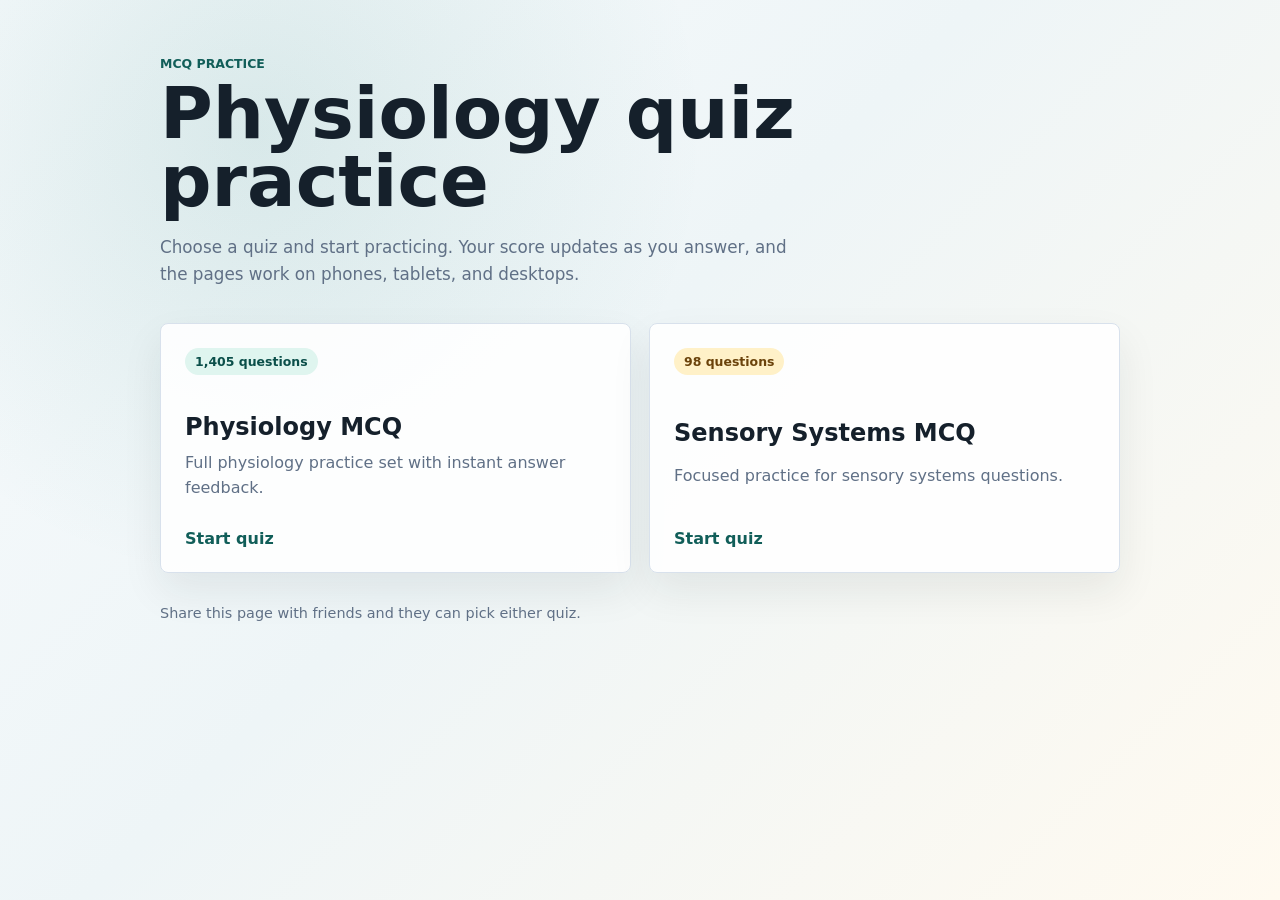
<file: index.html>
<!doctype html>
<html lang="en">
  <head>
    <meta charset="UTF-8" />
    <meta name="viewport" content="width=device-width, initial-scale=1.0" />
    <title>Physiology Quiz Practice</title>
    <style>
      :root {
        color-scheme: light;
        --ink: #15202b;
        --muted: #607086;
        --line: #d8e1ec;
        --paper: #ffffff;
        --wash: #f3f7fb;
        --accent: #0f766e;
        --accent-dark: #115e59;
        --gold: #b7791f;
      }

      * {
        box-sizing: border-box;
      }

      body {
        margin: 0;
        min-height: 100vh;
        font-family: Inter, ui-sans-serif, system-ui, -apple-system, BlinkMacSystemFont, "Segoe UI", sans-serif;
        color: var(--ink);
        background:
          radial-gradient(circle at 20% 15%, rgba(15, 118, 110, 0.12), transparent 28rem),
          linear-gradient(135deg, #f8fbfd 0%, #eef5f7 45%, #fffaf0 100%);
      }

      main {
        width: min(960px, calc(100% - 32px));
        margin: 0 auto;
        padding: 56px 0;
      }

      header {
        margin-bottom: 28px;
      }

      .eyebrow {
        margin: 0 0 8px;
        color: var(--accent-dark);
        font-size: 0.78rem;
        font-weight: 800;
        letter-spacing: 0;
        text-transform: uppercase;
      }

      h1 {
        max-width: 720px;
        margin: 0;
        font-size: clamp(2rem, 6vw, 4.5rem);
        line-height: 0.95;
        letter-spacing: 0;
      }

      .intro {
        max-width: 640px;
        margin: 18px 0 0;
        color: var(--muted);
        font-size: 1.05rem;
        line-height: 1.65;
      }

      .quiz-grid {
        display: grid;
        grid-template-columns: repeat(auto-fit, minmax(260px, 1fr));
        gap: 18px;
        margin-top: 34px;
      }

      .quiz-link {
        display: grid;
        min-height: 190px;
        padding: 24px;
        color: inherit;
        text-decoration: none;
        background: rgba(255, 255, 255, 0.9);
        border: 1px solid var(--line);
        border-radius: 8px;
        box-shadow: 0 18px 40px rgba(21, 32, 43, 0.08);
        transition: transform 180ms ease, border-color 180ms ease, box-shadow 180ms ease;
      }

      .quiz-link:hover,
      .quiz-link:focus-visible {
        transform: translateY(-3px);
        border-color: rgba(15, 118, 110, 0.45);
        box-shadow: 0 22px 50px rgba(21, 32, 43, 0.12);
        outline: none;
      }

      .quiz-link span {
        width: fit-content;
        align-self: start;
        padding: 6px 10px;
        border-radius: 999px;
        color: #0b4f4a;
        background: #dff5ef;
        font-size: 0.78rem;
        font-weight: 800;
      }

      .quiz-link:nth-child(2) span {
        color: #6b430b;
        background: #fff1c8;
      }

      h2 {
        margin: 38px 0 10px;
        font-size: 1.5rem;
        letter-spacing: 0;
      }

      .quiz-link p {
        margin: 0;
        color: var(--muted);
        line-height: 1.55;
      }

      .action {
        align-self: end;
        margin-top: 28px;
        color: var(--accent-dark);
        font-weight: 800;
      }

      footer {
        margin-top: 32px;
        color: var(--muted);
        font-size: 0.9rem;
      }
    </style>
  </head>
  <body>
    <main>
      <header>
        <p class="eyebrow">MCQ Practice</p>
        <h1>Physiology quiz practice</h1>
        <p class="intro">Choose a quiz and start practicing. Your score updates as you answer, and the pages work on phones, tablets, and desktops.</p>
      </header>

      <section class="quiz-grid" aria-label="Available quizzes">
        <a class="quiz-link" href="./physiology/">
          <span>1,405 questions</span>
          <h2>Physiology MCQ</h2>
          <p>Full physiology practice set with instant answer feedback.</p>
          <div class="action">Start quiz</div>
        </a>

        <a class="quiz-link" href="./sensory-systems/">
          <span>98 questions</span>
          <h2>Sensory Systems MCQ</h2>
          <p>Focused practice for sensory systems questions.</p>
          <div class="action">Start quiz</div>
        </a>
      </section>

      <footer>Share this page with friends and they can pick either quiz.</footer>
    </main>
  </body>
</html>
</file>
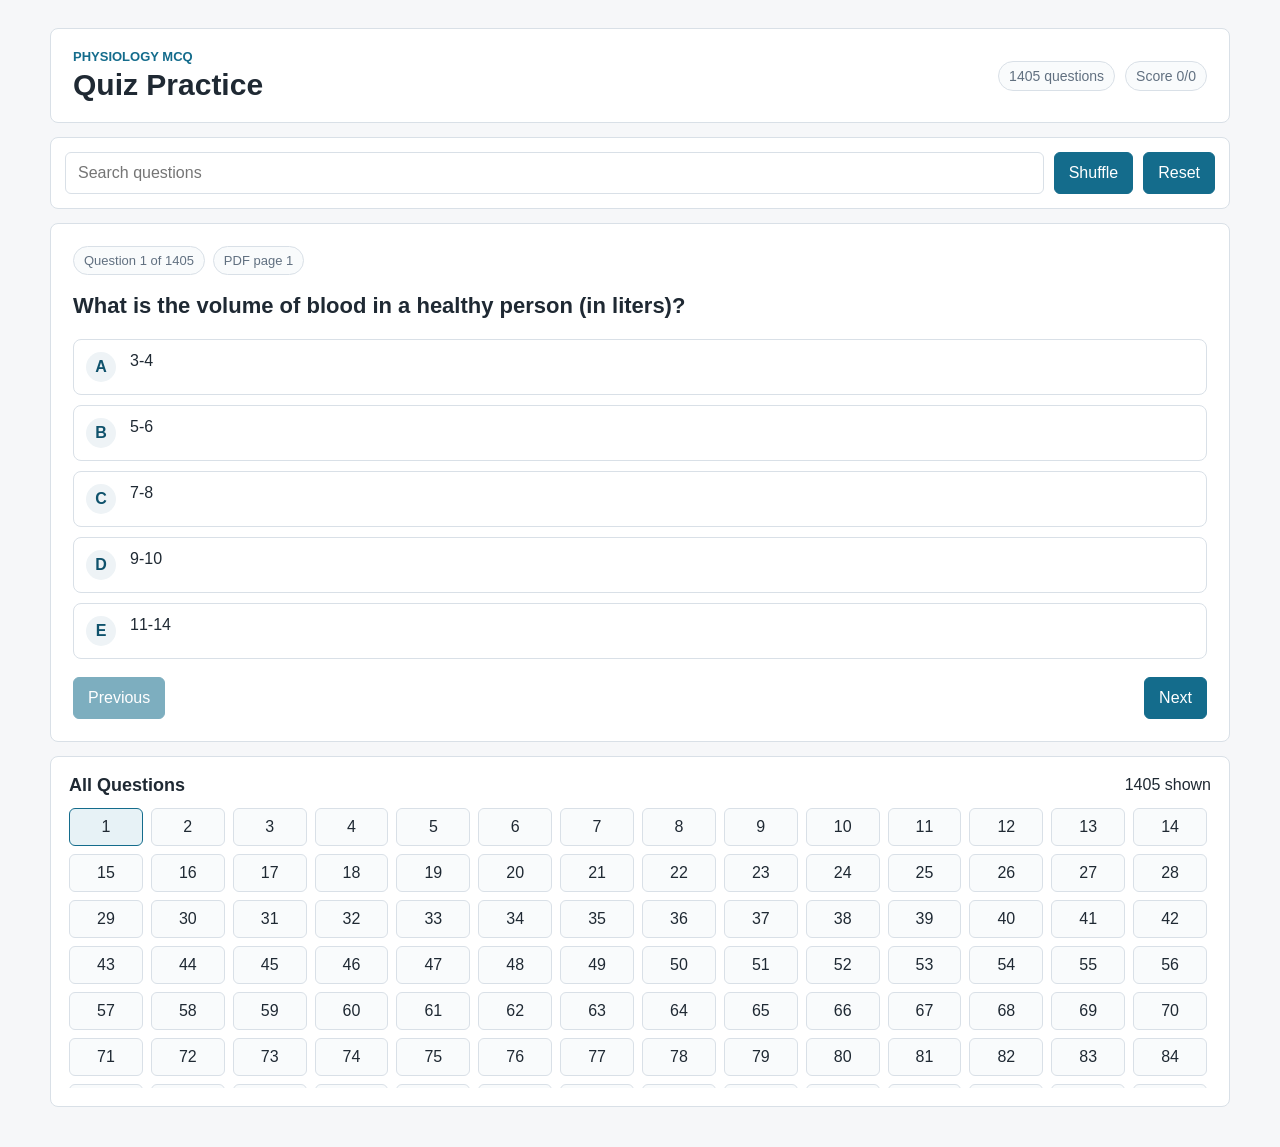
<file: physiology/index.html>
<!doctype html>
<html lang="en">
  <head>
    <meta charset="UTF-8" />
    <meta name="viewport" content="width=device-width, initial-scale=1.0" />
    <title>Physiology MCQ Quiz</title>
    <link rel="stylesheet" href="styles.css" />
  </head>
  <body>
    <main class="app">
      <section class="topbar" aria-label="Quiz controls">
        <div>
          <p class="eyebrow">Physiology MCQ</p>
          <h1>Quiz Practice</h1>
        </div>
        <div class="stats">
          <span id="questionCount">Loading...</span>
          <span id="score">Score 0/0</span>
        </div>
      </section>

      <section class="controls" aria-label="Filters and actions">
        <input id="search" type="search" placeholder="Search questions" />
        <button id="shuffle" type="button">Shuffle</button>
        <button id="reset" type="button">Reset</button>
      </section>

      <section class="quiz-panel" aria-live="polite">
        <div class="question-meta">
          <span id="position">Question 1</span>
          <span id="page">Page -</span>
        </div>
        <h2 id="questionText">Loading quiz...</h2>
        <div id="options" class="options"></div>
        <div id="answerBox" class="answer-box" hidden></div>
        <div class="nav">
          <button id="previous" type="button">Previous</button>
          <button id="next" type="button">Next</button>
        </div>
      </section>

      <section class="list-panel">
        <div class="list-header">
          <h2>All Questions</h2>
          <span id="filteredCount"></span>
        </div>
        <div id="questionList" class="question-list"></div>
      </section>
    </main>

    <script src="app.js"></script>
  </body>
</html>
</file>
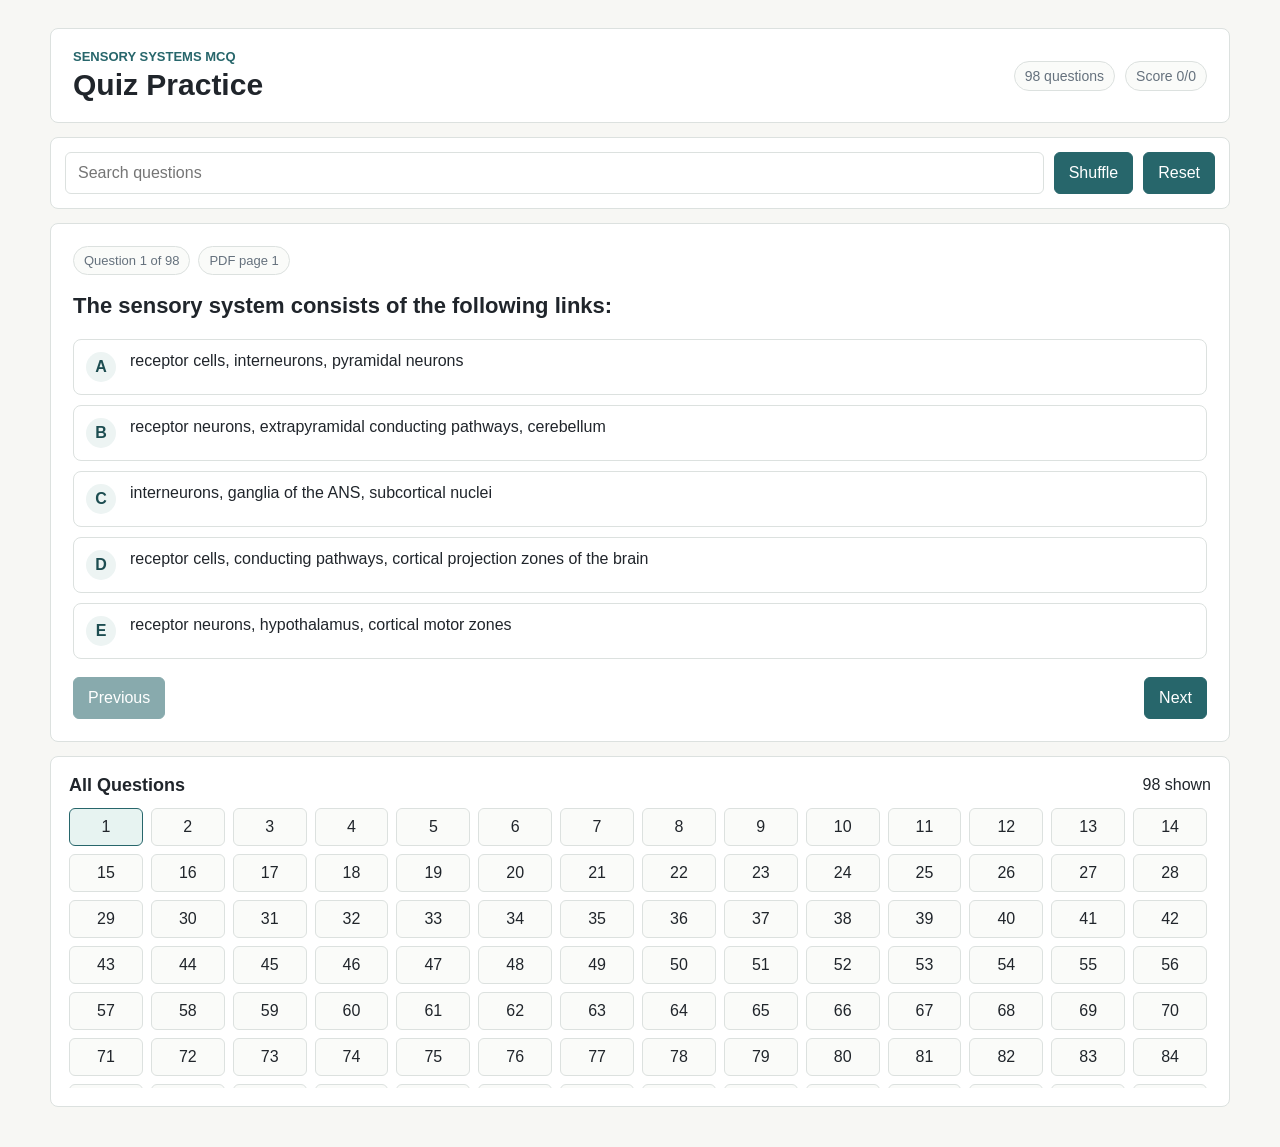
<file: sensory-systems/index.html>
<!doctype html>
<html lang="en">
  <head>
    <meta charset="UTF-8" />
    <meta name="viewport" content="width=device-width, initial-scale=1.0" />
    <title>Sensory Systems MCQ Quiz</title>
    <link rel="stylesheet" href="styles.css" />
  </head>
  <body>
    <main class="app">
      <section class="topbar" aria-label="Quiz controls">
        <div>
          <p class="eyebrow">Sensory Systems MCQ</p>
          <h1>Quiz Practice</h1>
        </div>
        <div class="stats">
          <span id="questionCount">Loading...</span>
          <span id="score">Score 0/0</span>
        </div>
      </section>

      <section class="controls" aria-label="Filters and actions">
        <input id="search" type="search" placeholder="Search questions" />
        <button id="shuffle" type="button">Shuffle</button>
        <button id="reset" type="button">Reset</button>
      </section>

      <section class="quiz-panel" aria-live="polite">
        <div class="question-meta">
          <span id="position">Question 1</span>
          <span id="page">Page -</span>
        </div>
        <h2 id="questionText">Loading quiz...</h2>
        <div id="options" class="options"></div>
        <div id="answerBox" class="answer-box" hidden></div>
        <div class="nav">
          <button id="previous" type="button">Previous</button>
          <button id="next" type="button">Next</button>
        </div>
      </section>

      <section class="list-panel">
        <div class="list-header">
          <h2>All Questions</h2>
          <span id="filteredCount"></span>
        </div>
        <div id="questionList" class="question-list"></div>
      </section>
    </main>

    <script src="app.js"></script>
  </body>
</html>
</file>
<file: physiology/styles.css>
:root {
  color-scheme: light;
  --bg: #f6f7f9;
  --panel: #ffffff;
  --ink: #1f2933;
  --muted: #617080;
  --line: #d9e0e7;
  --accent: #146c8c;
  --accent-strong: #0f526c;
  --right: #1f7a4d;
  --wrong: #b42318;
  --soft-right: #e5f5ed;
  --soft-wrong: #fde8e5;
}

* {
  box-sizing: border-box;
}

body {
  margin: 0;
  background: var(--bg);
  color: var(--ink);
  font-family: Arial, Helvetica, sans-serif;
}

button,
input {
  font: inherit;
}

.app {
  width: min(1180px, calc(100% - 32px));
  margin: 0 auto;
  padding: 28px 0 40px;
}

.topbar,
.controls,
.quiz-panel,
.list-panel {
  background: var(--panel);
  border: 1px solid var(--line);
  border-radius: 8px;
}

.topbar {
  display: flex;
  align-items: center;
  justify-content: space-between;
  gap: 16px;
  padding: 20px 22px;
}

.eyebrow {
  margin: 0 0 4px;
  color: var(--accent);
  font-size: 13px;
  font-weight: 700;
  text-transform: uppercase;
}

h1,
h2 {
  margin: 0;
  letter-spacing: 0;
}

h1 {
  font-size: 30px;
}

.stats {
  display: flex;
  flex-wrap: wrap;
  justify-content: flex-end;
  gap: 10px;
  color: var(--muted);
  font-size: 14px;
}

.stats span,
.question-meta span {
  border: 1px solid var(--line);
  border-radius: 999px;
  padding: 6px 10px;
  background: #f9fbfc;
}

.controls {
  display: grid;
  grid-template-columns: 1fr auto auto;
  gap: 10px;
  margin-top: 14px;
  padding: 14px;
}

input {
  min-width: 0;
  border: 1px solid var(--line);
  border-radius: 6px;
  padding: 10px 12px;
  color: var(--ink);
}

button {
  min-height: 42px;
  border: 1px solid var(--accent);
  border-radius: 6px;
  padding: 9px 14px;
  background: var(--accent);
  color: #ffffff;
  cursor: pointer;
}

button:hover {
  background: var(--accent-strong);
}

button:disabled {
  cursor: not-allowed;
  opacity: 0.55;
}

.quiz-panel {
  margin-top: 14px;
  padding: 22px;
}

.question-meta {
  display: flex;
  flex-wrap: wrap;
  gap: 8px;
  margin-bottom: 16px;
  color: var(--muted);
  font-size: 13px;
}

#questionText {
  font-size: 22px;
  line-height: 1.35;
}

.options {
  display: grid;
  gap: 10px;
  margin-top: 18px;
}

.option {
  width: 100%;
  min-height: 48px;
  display: grid;
  grid-template-columns: 34px 1fr;
  gap: 10px;
  align-items: start;
  border: 1px solid var(--line);
  border-radius: 8px;
  padding: 12px;
  background: #ffffff;
  color: var(--ink);
  text-align: left;
}

.option:hover {
  border-color: var(--accent);
  background: #f2f8fa;
}

.option.correct {
  border-color: var(--right);
  background: var(--soft-right);
}

.option.wrong {
  border-color: var(--wrong);
  background: var(--soft-wrong);
}

.option-letter {
  display: inline-grid;
  width: 30px;
  height: 30px;
  place-items: center;
  border-radius: 50%;
  background: #eef3f6;
  color: var(--accent-strong);
  font-weight: 700;
}

.answer-box {
  margin-top: 16px;
  border-left: 4px solid var(--right);
  padding: 12px 14px;
  background: var(--soft-right);
  line-height: 1.45;
}

.nav {
  display: flex;
  justify-content: space-between;
  gap: 10px;
  margin-top: 18px;
}

.list-panel {
  margin-top: 14px;
  padding: 18px;
}

.list-header {
  display: flex;
  align-items: center;
  justify-content: space-between;
  gap: 12px;
  margin-bottom: 12px;
}

.list-header h2 {
  font-size: 18px;
}

.question-list {
  display: grid;
  grid-template-columns: repeat(auto-fill, minmax(72px, 1fr));
  gap: 8px;
  max-height: 280px;
  overflow: auto;
  padding-right: 4px;
}

.jump {
  min-height: 38px;
  border-color: var(--line);
  background: #f9fbfc;
  color: var(--ink);
}

.jump:hover,
.jump.active {
  border-color: var(--accent);
  background: #e7f2f6;
}

.jump.answered {
  border-color: #9bc7b1;
}

@media (max-width: 700px) {
  .app {
    width: min(100% - 20px, 1180px);
    padding-top: 10px;
  }

  .topbar {
    align-items: flex-start;
    flex-direction: column;
  }

  .stats {
    justify-content: flex-start;
  }

  .controls {
    grid-template-columns: 1fr;
  }

  #questionText {
    font-size: 19px;
  }

  .nav {
    flex-direction: column;
  }
}
</file>
<file: sensory-systems/styles.css>
:root {
  color-scheme: light;
  --bg: #f7f7f4;
  --panel: #ffffff;
  --ink: #20252b;
  --muted: #65717d;
  --line: #dce1df;
  --accent: #27666b;
  --accent-strong: #1d4d51;
  --right: #217346;
  --wrong: #b42318;
  --soft-right: #e4f4eb;
  --soft-wrong: #fde8e5;
}

* {
  box-sizing: border-box;
}

body {
  margin: 0;
  background: var(--bg);
  color: var(--ink);
  font-family: Arial, Helvetica, sans-serif;
}

button,
input {
  font: inherit;
}

.app {
  width: min(1180px, calc(100% - 32px));
  margin: 0 auto;
  padding: 28px 0 40px;
}

.topbar,
.controls,
.quiz-panel,
.list-panel {
  background: var(--panel);
  border: 1px solid var(--line);
  border-radius: 8px;
}

.topbar {
  display: flex;
  align-items: center;
  justify-content: space-between;
  gap: 16px;
  padding: 20px 22px;
}

.eyebrow {
  margin: 0 0 4px;
  color: var(--accent);
  font-size: 13px;
  font-weight: 700;
  text-transform: uppercase;
}

h1,
h2 {
  margin: 0;
  letter-spacing: 0;
}

h1 {
  font-size: 30px;
}

.stats {
  display: flex;
  flex-wrap: wrap;
  justify-content: flex-end;
  gap: 10px;
  color: var(--muted);
  font-size: 14px;
}

.stats span,
.question-meta span {
  border: 1px solid var(--line);
  border-radius: 999px;
  padding: 6px 10px;
  background: #fafbf9;
}

.controls {
  display: grid;
  grid-template-columns: 1fr auto auto;
  gap: 10px;
  margin-top: 14px;
  padding: 14px;
}

input {
  min-width: 0;
  border: 1px solid var(--line);
  border-radius: 6px;
  padding: 10px 12px;
  color: var(--ink);
}

button {
  min-height: 42px;
  border: 1px solid var(--accent);
  border-radius: 6px;
  padding: 9px 14px;
  background: var(--accent);
  color: #ffffff;
  cursor: pointer;
}

button:hover {
  background: var(--accent-strong);
}

button:disabled {
  cursor: not-allowed;
  opacity: 0.55;
}

.quiz-panel {
  margin-top: 14px;
  padding: 22px;
}

.question-meta {
  display: flex;
  flex-wrap: wrap;
  gap: 8px;
  margin-bottom: 16px;
  color: var(--muted);
  font-size: 13px;
}

#questionText {
  font-size: 22px;
  line-height: 1.35;
}

.options {
  display: grid;
  gap: 10px;
  margin-top: 18px;
}

.option {
  width: 100%;
  min-height: 48px;
  display: grid;
  grid-template-columns: 34px 1fr;
  gap: 10px;
  align-items: start;
  border: 1px solid var(--line);
  border-radius: 8px;
  padding: 12px;
  background: #ffffff;
  color: var(--ink);
  text-align: left;
}

.option:hover {
  border-color: var(--accent);
  background: #f0f7f6;
}

.option.correct {
  border-color: var(--right);
  background: var(--soft-right);
}

.option.wrong {
  border-color: var(--wrong);
  background: var(--soft-wrong);
}

.option-letter {
  display: inline-grid;
  width: 30px;
  height: 30px;
  place-items: center;
  border-radius: 50%;
  background: #edf4f3;
  color: var(--accent-strong);
  font-weight: 700;
}

.answer-box {
  margin-top: 16px;
  border-left: 4px solid var(--right);
  padding: 12px 14px;
  background: var(--soft-right);
  line-height: 1.45;
}

.nav {
  display: flex;
  justify-content: space-between;
  gap: 10px;
  margin-top: 18px;
}

.list-panel {
  margin-top: 14px;
  padding: 18px;
}

.list-header {
  display: flex;
  align-items: center;
  justify-content: space-between;
  gap: 12px;
  margin-bottom: 12px;
}

.list-header h2 {
  font-size: 18px;
}

.question-list {
  display: grid;
  grid-template-columns: repeat(auto-fill, minmax(72px, 1fr));
  gap: 8px;
  max-height: 280px;
  overflow: auto;
  padding-right: 4px;
}

.jump {
  min-height: 38px;
  border-color: var(--line);
  background: #fafbf9;
  color: var(--ink);
}

.jump:hover,
.jump.active {
  border-color: var(--accent);
  background: #e7f3f1;
}

.jump.answered {
  border-color: #9bc7b1;
}

@media (max-width: 700px) {
  .app {
    width: min(100% - 20px, 1180px);
    padding-top: 10px;
  }

  .topbar {
    align-items: flex-start;
    flex-direction: column;
  }

  .stats {
    justify-content: flex-start;
  }

  .controls {
    grid-template-columns: 1fr;
  }

  #questionText {
    font-size: 19px;
  }

  .nav {
    flex-direction: column;
  }
}
</file>
